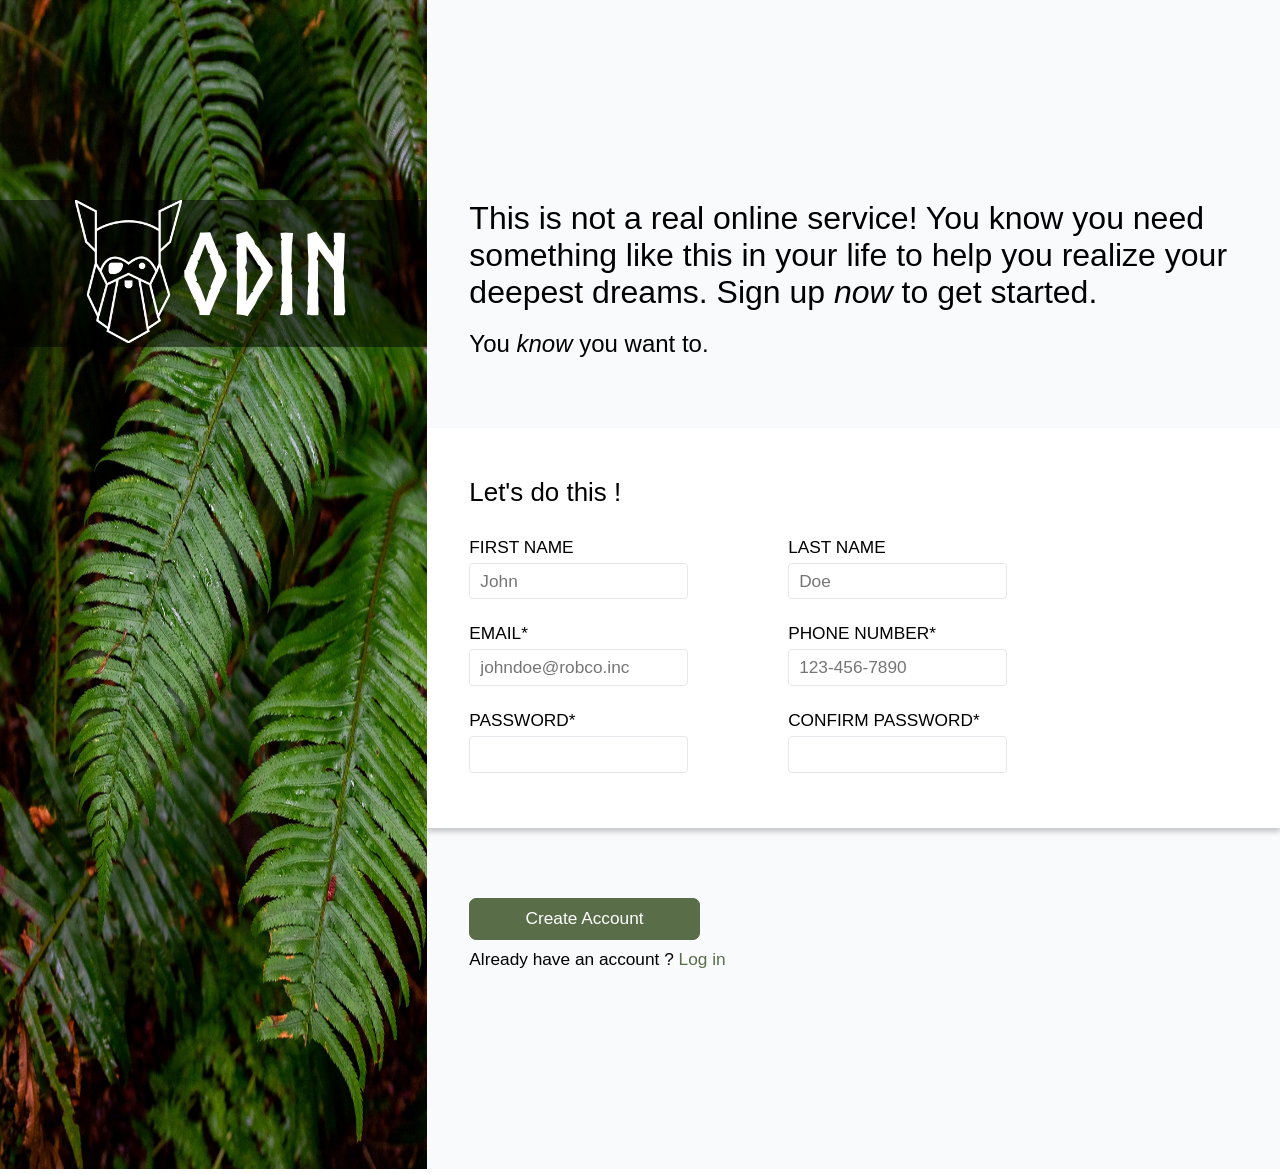
<file: index.html>
<!DOCTYPE html><html lang="en"><head><meta charset="UTF-8"><meta http-equiv="X-UA-Compatible" content="IE=edge"><meta name="viewport" content="width=device-width, initial-scale=1.0"><link rel="stylesheet" href="style.css"><title>Document</title></head><body> <aside><img src="./images/bg-main.jpg" alt="main background with leaves"><div class="logo"><div class="logo-img"> <img src="./images/odin-logo.png" alt="odin project logo"></div><p>ODIN</p></div></aside><main><header> <h1>This is not a real online service! You know you need 
something like this in your life to help you realize your 
deepest dreams. Sign up <em>now</em> to get started. </h1><h2>You <em>know</em> you want to.</h2></header><section class="form"><h2>Let's do this !</h2><div class="form-wraper"><form action="" method="post" id="registration"><p> <label for="user_fname">FIRST NAME</label><input type="text" id="user_fname" name="user_fname" pattern="[a-z|A-z]+" title="Enter first name in alphabet without any spaces or other characters" placeholder="John"></p><p> <label for="user_lname">LAST NAME</label><input type="text" id="user_lname" name="user_lname" pattern="[a-z|A-z]+" title="Enter last name in alphabet without any spaces or other characters" placeholder="Doe"></p><P> <label for="user_email">EMAIL<span arial-label="required">*</span></label><input class="initial" type="email" name="user_email" id="user_email" required title="Enter a valid Robco corp email, example: johndoe@robco.inc" pattern=".+@robco.inc" placeholder="johndoe@robco.inc"></P><p><label for="user_pnumber">PHONE NUMBER<span arial-label="required">*</span></label><input class="initial" type="tel" name="user_pnumber" id="user_pnumber" required placeholder="123-456-7890" title="Example phone number: 123-456-7890" pattern="[0-9]{3}-[0-9]{3}-[0-9]{4}"></p><p><label for="user_pwd">PASSWORD<span arial-label="required">*</span></label><input class="initial" type="password" name="user_pwd" id="user_pwd" required><span></span></p><p> <label for="user_confirm_pwd">CONFIRM PASSWORD<span arial-label="required">*</span></label><input class="initial" type="password" name="user_confirm_pwd" id="user_confirm_pwd" required></p></form></div></section><section class="login"><div class="controls"><button type="submit" form="registration">Create Account </button><p class="help">Already have an account ? <a href="#"> Log in </a></p></div></section></main></body><script src="script.js"> </script></html>
</file>
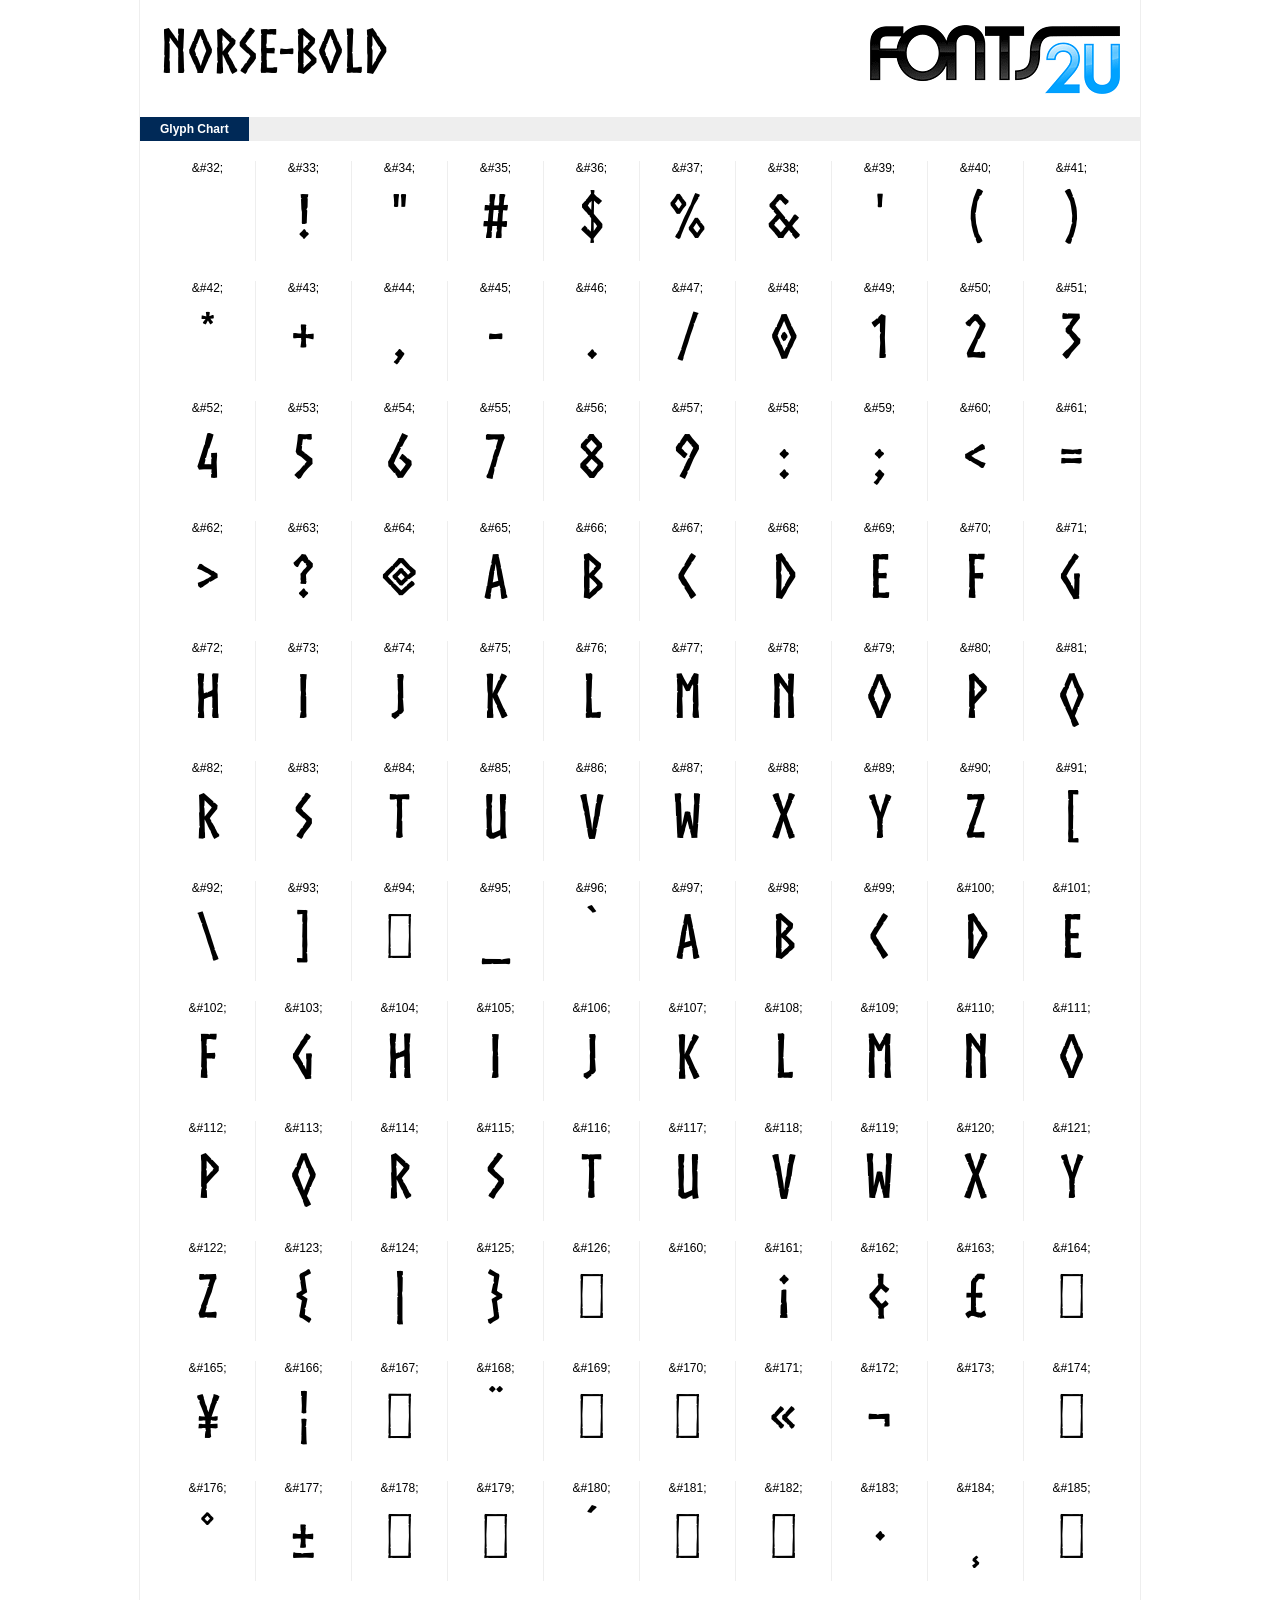
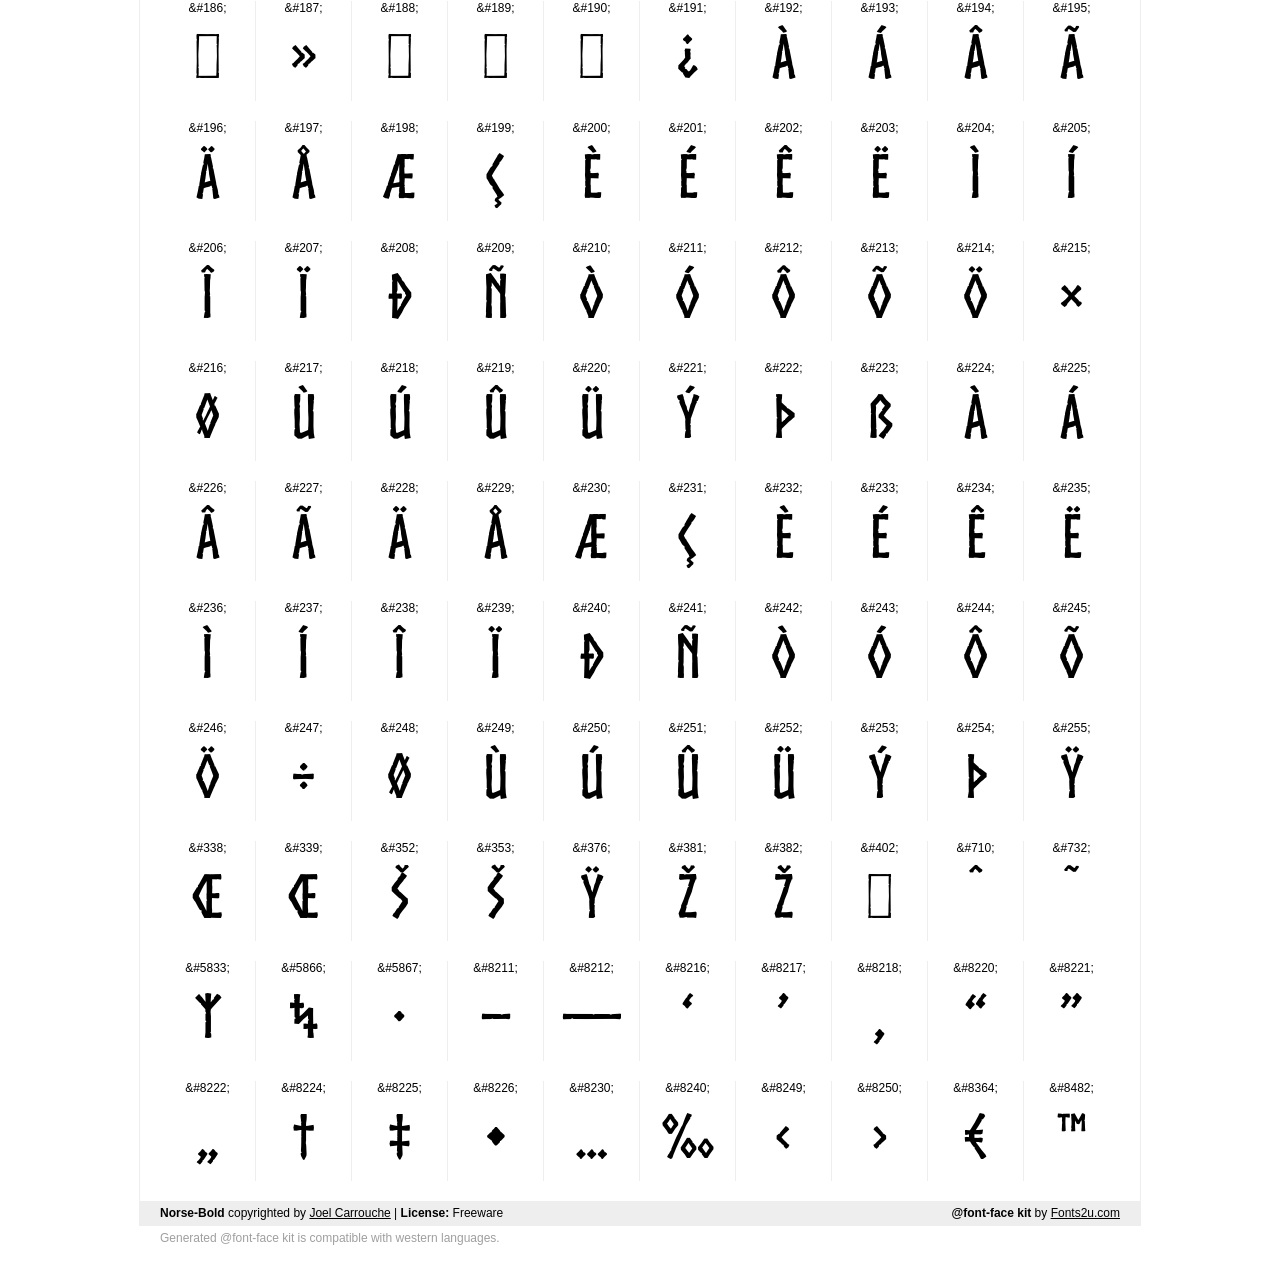
<file: font/demo.html>
﻿<!DOCTYPE html PUBLIC "-//W3C//DTD XHTML 1.0 Strict//EN" "http://www.w3.org/TR/xhtml1/DTD/xhtml1-strict.dtd"> 

<html xmlns="http://www.w3.org/1999/xhtml"> 

  <head> 

    <title>Norse-Bold @font-face kit sample</title> 
    <meta http-equiv="Content-Type" content="text/html; charset=utf-8" />
    
    <style media="screen" type="text/css">/*<![CDATA[*/@import 'stylesheet.css';/*]]>*/</style>
    <style media="screen" type="text/css">/*<![CDATA[*/@import 'demo-files/demo.css';/*]]>*/</style>
    <style type="text/css">#title,#glyphs p{font-family:"Norse-Bold"}</style>

 </head> 
 
<body> 

	<div id="wrapper">
		<div id="title">
			Norse-Bold		</div>
		<div id="logo">
			<a href="https://fonts2u.com" target="_blank"><img src="demo-files/fonts2u_logo.gif" width="250" height="69" alt="Fonts2u.com logo" /></a>
		</div>
		<div class="clr"></div>

		<div id="menu">
			<ul>
				<li class="selected"><a href="#glyphs">Glyph Chart</a></li>
			<ul>
			<div class="clr"></div>
		</div>

		<div id="content">
			
			<div id="glyphs">
				<div class="g">&amp;#32;<p> </p></div>
<div class="g">&amp;#33;<p>!</p></div>
<div class="g">&amp;#34;<p>"</p></div>
<div class="g">&amp;#35;<p>#</p></div>
<div class="g">&amp;#36;<p>$</p></div>
<div class="g">&amp;#37;<p>%</p></div>
<div class="g">&amp;#38;<p>&</p></div>
<div class="g">&amp;#39;<p>'</p></div>
<div class="g">&amp;#40;<p>(</p></div>
<div class="g noborder">&amp;#41;<p>)</p></div>
<div class="clr"></div><div class="g">&amp;#42;<p>*</p></div>
<div class="g">&amp;#43;<p>+</p></div>
<div class="g">&amp;#44;<p>,</p></div>
<div class="g">&amp;#45;<p>-</p></div>
<div class="g">&amp;#46;<p>.</p></div>
<div class="g">&amp;#47;<p>/</p></div>
<div class="g">&amp;#48;<p>0</p></div>
<div class="g">&amp;#49;<p>1</p></div>
<div class="g">&amp;#50;<p>2</p></div>
<div class="g noborder">&amp;#51;<p>3</p></div>
<div class="clr"></div><div class="g">&amp;#52;<p>4</p></div>
<div class="g">&amp;#53;<p>5</p></div>
<div class="g">&amp;#54;<p>6</p></div>
<div class="g">&amp;#55;<p>7</p></div>
<div class="g">&amp;#56;<p>8</p></div>
<div class="g">&amp;#57;<p>9</p></div>
<div class="g">&amp;#58;<p>:</p></div>
<div class="g">&amp;#59;<p>;</p></div>
<div class="g">&amp;#60;<p><</p></div>
<div class="g noborder">&amp;#61;<p>=</p></div>
<div class="clr"></div><div class="g">&amp;#62;<p>></p></div>
<div class="g">&amp;#63;<p>?</p></div>
<div class="g">&amp;#64;<p>@</p></div>
<div class="g">&amp;#65;<p>A</p></div>
<div class="g">&amp;#66;<p>B</p></div>
<div class="g">&amp;#67;<p>C</p></div>
<div class="g">&amp;#68;<p>D</p></div>
<div class="g">&amp;#69;<p>E</p></div>
<div class="g">&amp;#70;<p>F</p></div>
<div class="g noborder">&amp;#71;<p>G</p></div>
<div class="clr"></div><div class="g">&amp;#72;<p>H</p></div>
<div class="g">&amp;#73;<p>I</p></div>
<div class="g">&amp;#74;<p>J</p></div>
<div class="g">&amp;#75;<p>K</p></div>
<div class="g">&amp;#76;<p>L</p></div>
<div class="g">&amp;#77;<p>M</p></div>
<div class="g">&amp;#78;<p>N</p></div>
<div class="g">&amp;#79;<p>O</p></div>
<div class="g">&amp;#80;<p>P</p></div>
<div class="g noborder">&amp;#81;<p>Q</p></div>
<div class="clr"></div><div class="g">&amp;#82;<p>R</p></div>
<div class="g">&amp;#83;<p>S</p></div>
<div class="g">&amp;#84;<p>T</p></div>
<div class="g">&amp;#85;<p>U</p></div>
<div class="g">&amp;#86;<p>V</p></div>
<div class="g">&amp;#87;<p>W</p></div>
<div class="g">&amp;#88;<p>X</p></div>
<div class="g">&amp;#89;<p>Y</p></div>
<div class="g">&amp;#90;<p>Z</p></div>
<div class="g noborder">&amp;#91;<p>[</p></div>
<div class="clr"></div><div class="g">&amp;#92;<p>\</p></div>
<div class="g">&amp;#93;<p>]</p></div>
<div class="g">&amp;#94;<p>^</p></div>
<div class="g">&amp;#95;<p>_</p></div>
<div class="g">&amp;#96;<p>`</p></div>
<div class="g">&amp;#97;<p>a</p></div>
<div class="g">&amp;#98;<p>b</p></div>
<div class="g">&amp;#99;<p>c</p></div>
<div class="g">&amp;#100;<p>d</p></div>
<div class="g noborder">&amp;#101;<p>e</p></div>
<div class="clr"></div><div class="g">&amp;#102;<p>f</p></div>
<div class="g">&amp;#103;<p>g</p></div>
<div class="g">&amp;#104;<p>h</p></div>
<div class="g">&amp;#105;<p>i</p></div>
<div class="g">&amp;#106;<p>j</p></div>
<div class="g">&amp;#107;<p>k</p></div>
<div class="g">&amp;#108;<p>l</p></div>
<div class="g">&amp;#109;<p>m</p></div>
<div class="g">&amp;#110;<p>n</p></div>
<div class="g noborder">&amp;#111;<p>o</p></div>
<div class="clr"></div><div class="g">&amp;#112;<p>p</p></div>
<div class="g">&amp;#113;<p>q</p></div>
<div class="g">&amp;#114;<p>r</p></div>
<div class="g">&amp;#115;<p>s</p></div>
<div class="g">&amp;#116;<p>t</p></div>
<div class="g">&amp;#117;<p>u</p></div>
<div class="g">&amp;#118;<p>v</p></div>
<div class="g">&amp;#119;<p>w</p></div>
<div class="g">&amp;#120;<p>x</p></div>
<div class="g noborder">&amp;#121;<p>y</p></div>
<div class="clr"></div><div class="g">&amp;#122;<p>z</p></div>
<div class="g">&amp;#123;<p>{</p></div>
<div class="g">&amp;#124;<p>|</p></div>
<div class="g">&amp;#125;<p>}</p></div>
<div class="g">&amp;#126;<p>~</p></div>
<div class="g">&amp;#160;<p> </p></div>
<div class="g">&amp;#161;<p>¡</p></div>
<div class="g">&amp;#162;<p>¢</p></div>
<div class="g">&amp;#163;<p>£</p></div>
<div class="g noborder">&amp;#164;<p>¤</p></div>
<div class="clr"></div><div class="g">&amp;#165;<p>¥</p></div>
<div class="g">&amp;#166;<p>¦</p></div>
<div class="g">&amp;#167;<p>§</p></div>
<div class="g">&amp;#168;<p>¨</p></div>
<div class="g">&amp;#169;<p>©</p></div>
<div class="g">&amp;#170;<p>ª</p></div>
<div class="g">&amp;#171;<p>«</p></div>
<div class="g">&amp;#172;<p>¬</p></div>
<div class="g">&amp;#173;<p>­</p></div>
<div class="g noborder">&amp;#174;<p>®</p></div>
<div class="clr"></div><div class="g">&amp;#176;<p>°</p></div>
<div class="g">&amp;#177;<p>±</p></div>
<div class="g">&amp;#178;<p>²</p></div>
<div class="g">&amp;#179;<p>³</p></div>
<div class="g">&amp;#180;<p>´</p></div>
<div class="g">&amp;#181;<p>µ</p></div>
<div class="g">&amp;#182;<p>¶</p></div>
<div class="g">&amp;#183;<p>·</p></div>
<div class="g">&amp;#184;<p>¸</p></div>
<div class="g noborder">&amp;#185;<p>¹</p></div>
<div class="clr"></div><div class="g">&amp;#186;<p>º</p></div>
<div class="g">&amp;#187;<p>»</p></div>
<div class="g">&amp;#188;<p>¼</p></div>
<div class="g">&amp;#189;<p>½</p></div>
<div class="g">&amp;#190;<p>¾</p></div>
<div class="g">&amp;#191;<p>¿</p></div>
<div class="g">&amp;#192;<p>À</p></div>
<div class="g">&amp;#193;<p>Á</p></div>
<div class="g">&amp;#194;<p>Â</p></div>
<div class="g noborder">&amp;#195;<p>Ã</p></div>
<div class="clr"></div><div class="g">&amp;#196;<p>Ä</p></div>
<div class="g">&amp;#197;<p>Å</p></div>
<div class="g">&amp;#198;<p>Æ</p></div>
<div class="g">&amp;#199;<p>Ç</p></div>
<div class="g">&amp;#200;<p>È</p></div>
<div class="g">&amp;#201;<p>É</p></div>
<div class="g">&amp;#202;<p>Ê</p></div>
<div class="g">&amp;#203;<p>Ë</p></div>
<div class="g">&amp;#204;<p>Ì</p></div>
<div class="g noborder">&amp;#205;<p>Í</p></div>
<div class="clr"></div><div class="g">&amp;#206;<p>Î</p></div>
<div class="g">&amp;#207;<p>Ï</p></div>
<div class="g">&amp;#208;<p>Ð</p></div>
<div class="g">&amp;#209;<p>Ñ</p></div>
<div class="g">&amp;#210;<p>Ò</p></div>
<div class="g">&amp;#211;<p>Ó</p></div>
<div class="g">&amp;#212;<p>Ô</p></div>
<div class="g">&amp;#213;<p>Õ</p></div>
<div class="g">&amp;#214;<p>Ö</p></div>
<div class="g noborder">&amp;#215;<p>×</p></div>
<div class="clr"></div><div class="g">&amp;#216;<p>Ø</p></div>
<div class="g">&amp;#217;<p>Ù</p></div>
<div class="g">&amp;#218;<p>Ú</p></div>
<div class="g">&amp;#219;<p>Û</p></div>
<div class="g">&amp;#220;<p>Ü</p></div>
<div class="g">&amp;#221;<p>Ý</p></div>
<div class="g">&amp;#222;<p>Þ</p></div>
<div class="g">&amp;#223;<p>ß</p></div>
<div class="g">&amp;#224;<p>à</p></div>
<div class="g noborder">&amp;#225;<p>á</p></div>
<div class="clr"></div><div class="g">&amp;#226;<p>â</p></div>
<div class="g">&amp;#227;<p>ã</p></div>
<div class="g">&amp;#228;<p>ä</p></div>
<div class="g">&amp;#229;<p>å</p></div>
<div class="g">&amp;#230;<p>æ</p></div>
<div class="g">&amp;#231;<p>ç</p></div>
<div class="g">&amp;#232;<p>è</p></div>
<div class="g">&amp;#233;<p>é</p></div>
<div class="g">&amp;#234;<p>ê</p></div>
<div class="g noborder">&amp;#235;<p>ë</p></div>
<div class="clr"></div><div class="g">&amp;#236;<p>ì</p></div>
<div class="g">&amp;#237;<p>í</p></div>
<div class="g">&amp;#238;<p>î</p></div>
<div class="g">&amp;#239;<p>ï</p></div>
<div class="g">&amp;#240;<p>ð</p></div>
<div class="g">&amp;#241;<p>ñ</p></div>
<div class="g">&amp;#242;<p>ò</p></div>
<div class="g">&amp;#243;<p>ó</p></div>
<div class="g">&amp;#244;<p>ô</p></div>
<div class="g noborder">&amp;#245;<p>õ</p></div>
<div class="clr"></div><div class="g">&amp;#246;<p>ö</p></div>
<div class="g">&amp;#247;<p>÷</p></div>
<div class="g">&amp;#248;<p>ø</p></div>
<div class="g">&amp;#249;<p>ù</p></div>
<div class="g">&amp;#250;<p>ú</p></div>
<div class="g">&amp;#251;<p>û</p></div>
<div class="g">&amp;#252;<p>ü</p></div>
<div class="g">&amp;#253;<p>ý</p></div>
<div class="g">&amp;#254;<p>þ</p></div>
<div class="g noborder">&amp;#255;<p>ÿ</p></div>
<div class="clr"></div><div class="g">&amp;#338;<p>Œ</p></div>
<div class="g">&amp;#339;<p>œ</p></div>
<div class="g">&amp;#352;<p>Š</p></div>
<div class="g">&amp;#353;<p>š</p></div>
<div class="g">&amp;#376;<p>Ÿ</p></div>
<div class="g">&amp;#381;<p>Ž</p></div>
<div class="g">&amp;#382;<p>ž</p></div>
<div class="g">&amp;#402;<p>ƒ</p></div>
<div class="g">&amp;#710;<p>ˆ</p></div>
<div class="g noborder">&amp;#732;<p>˜</p></div>
<div class="clr"></div><div class="g">&amp;#5833;<p>ᛉ</p></div>
<div class="g">&amp;#5866;<p>ᛪ</p></div>
<div class="g">&amp;#5867;<p>᛫</p></div>
<div class="g">&amp;#8211;<p>–</p></div>
<div class="g">&amp;#8212;<p>—</p></div>
<div class="g">&amp;#8216;<p>‘</p></div>
<div class="g">&amp;#8217;<p>’</p></div>
<div class="g">&amp;#8218;<p>‚</p></div>
<div class="g">&amp;#8220;<p>“</p></div>
<div class="g noborder">&amp;#8221;<p>”</p></div>
<div class="clr"></div><div class="g">&amp;#8222;<p>„</p></div>
<div class="g">&amp;#8224;<p>†</p></div>
<div class="g">&amp;#8225;<p>‡</p></div>
<div class="g">&amp;#8226;<p>•</p></div>
<div class="g">&amp;#8230;<p>…</p></div>
<div class="g">&amp;#8240;<p>‰</p></div>
<div class="g">&amp;#8249;<p>‹</p></div>
<div class="g">&amp;#8250;<p>›</p></div>
<div class="g">&amp;#8364;<p>€</p></div>
<div class="g noborder">&amp;#8482;<p>™</p></div>
<div class="clr"></div>			</div>
			
			<div class="clr"></div>

		</div>

		<div id="footer">
			<div id="copyright"><strong>Norse-Bold</strong> copyrighted by <a href="http://www.joelcarrouche.net" target="_blank">Joel Carrouche</a> | <strong>License:</strong> Freeware</div>
			<div id="generated"><strong>@font-face kit</strong> by <a href="https://fonts2u.com" target="_blank">Fonts2u.com</a></div>
			<div class="clr"></div>
		</div>
	</div>
	<div id="support">Generated @font-face kit is compatible with western languages.</div>

</body> 

</html>
</file>
<file: style.css>
/*! normalize.css v8.0.1 | MIT License | github.com/necolas/normalize.css */
/* Document
   ========================================================================== */
/**
 * 1. Correct the line height in all browsers.
 * 2. Prevent adjustments of font size after orientation changes in iOS.
 */
html {
  line-height: 1.15; /* 1 */
  -webkit-text-size-adjust: 100%; /* 2 */
}

/* Sections
   ========================================================================== */
/**
 * Remove the margin in all browsers.
 */
body {
  margin: 0;
}

/**
 * Render the `main` element consistently in IE.
 */
main {
  display: block;
}

/**
 * Correct the font size and margin on `h1` elements within `section` and
 * `article` contexts in Chrome, Firefox, and Safari.
 */
h1 {
  font-size: 2em;
  margin: 0.67em 0;
}

/* Grouping content
   ========================================================================== */
/**
 * 1. Add the correct box sizing in Firefox.
 * 2. Show the overflow in Edge and IE.
 */
hr {
  box-sizing: content-box; /* 1 */
  height: 0; /* 1 */
  overflow: visible; /* 2 */
}

/**
 * 1. Correct the inheritance and scaling of font size in all browsers.
 * 2. Correct the odd `em` font sizing in all browsers.
 */
pre {
  font-family: monospace, monospace; /* 1 */
  font-size: 1em; /* 2 */
}

/* Text-level semantics
   ========================================================================== */
/**
 * Remove the gray background on active links in IE 10.
 */
a {
  background-color: transparent;
}

/**
 * 1. Remove the bottom border in Chrome 57-
 * 2. Add the correct text decoration in Chrome, Edge, IE, Opera, and Safari.
 */
abbr[title] {
  border-bottom: none; /* 1 */
  text-decoration: underline; /* 2 */
  text-decoration: underline dotted; /* 2 */
}

/**
 * Add the correct font weight in Chrome, Edge, and Safari.
 */
b,
strong {
  font-weight: bolder;
}

/**
 * 1. Correct the inheritance and scaling of font size in all browsers.
 * 2. Correct the odd `em` font sizing in all browsers.
 */
code,
kbd,
samp {
  font-family: monospace, monospace; /* 1 */
  font-size: 1em; /* 2 */
}

/**
 * Add the correct font size in all browsers.
 */
small {
  font-size: 80%;
}

/**
 * Prevent `sub` and `sup` elements from affecting the line height in
 * all browsers.
 */
sub,
sup {
  font-size: 75%;
  line-height: 0;
  position: relative;
  vertical-align: baseline;
}

sub {
  bottom: -0.25em;
}

sup {
  top: -0.5em;
}

/* Embedded content
   ========================================================================== */
/**
 * Remove the border on images inside links in IE 10.
 */
img {
  border-style: none;
}

/* Forms
   ========================================================================== */
/**
 * 1. Change the font styles in all browsers.
 * 2. Remove the margin in Firefox and Safari.
 */
button,
input,
optgroup,
select,
textarea {
  font-family: inherit; /* 1 */
  font-size: 100%; /* 1 */
  line-height: 1.15; /* 1 */
  margin: 0; /* 2 */
}

/**
 * Show the overflow in IE.
 * 1. Show the overflow in Edge.
 */
button,
input { /* 1 */
  overflow: visible;
}

/**
 * Remove the inheritance of text transform in Edge, Firefox, and IE.
 * 1. Remove the inheritance of text transform in Firefox.
 */
button,
select { /* 1 */
  text-transform: none;
}

/**
 * Correct the inability to style clickable types in iOS and Safari.
 */
button,
[type=button],
[type=reset],
[type=submit] {
  -webkit-appearance: button;
}

/**
 * Remove the inner border and padding in Firefox.
 */
button::-moz-focus-inner,
[type=button]::-moz-focus-inner,
[type=reset]::-moz-focus-inner,
[type=submit]::-moz-focus-inner {
  border-style: none;
  padding: 0;
}

/**
 * Restore the focus styles unset by the previous rule.
 */
button:-moz-focusring,
[type=button]:-moz-focusring,
[type=reset]:-moz-focusring,
[type=submit]:-moz-focusring {
  outline: 1px dotted ButtonText;
}

/**
 * Correct the padding in Firefox.
 */
fieldset {
  padding: 0.35em 0.75em 0.625em;
}

/**
 * 1. Correct the text wrapping in Edge and IE.
 * 2. Correct the color inheritance from `fieldset` elements in IE.
 * 3. Remove the padding so developers are not caught out when they zero out
 *    `fieldset` elements in all browsers.
 */
legend {
  box-sizing: border-box; /* 1 */
  color: inherit; /* 2 */
  display: table; /* 1 */
  max-width: 100%; /* 1 */
  padding: 0; /* 3 */
  white-space: normal; /* 1 */
}

/**
 * Add the correct vertical alignment in Chrome, Firefox, and Opera.
 */
progress {
  vertical-align: baseline;
}

/**
 * Remove the default vertical scrollbar in IE 10+.
 */
textarea {
  overflow: auto;
}

/**
 * 1. Add the correct box sizing in IE 10.
 * 2. Remove the padding in IE 10.
 */
[type=checkbox],
[type=radio] {
  box-sizing: border-box; /* 1 */
  padding: 0; /* 2 */
}

/**
 * Correct the cursor style of increment and decrement buttons in Chrome.
 */
[type=number]::-webkit-inner-spin-button,
[type=number]::-webkit-outer-spin-button {
  height: auto;
}

/**
 * 1. Correct the odd appearance in Chrome and Safari.
 * 2. Correct the outline style in Safari.
 */
[type=search] {
  -webkit-appearance: textfield; /* 1 */
  outline-offset: -2px; /* 2 */
}

/**
 * Remove the inner padding in Chrome and Safari on macOS.
 */
[type=search]::-webkit-search-decoration {
  -webkit-appearance: none;
}

/**
 * 1. Correct the inability to style clickable types in iOS and Safari.
 * 2. Change font properties to `inherit` in Safari.
 */
::-webkit-file-upload-button {
  -webkit-appearance: button; /* 1 */
  font: inherit; /* 2 */
}

/* Interactive
   ========================================================================== */
/*
 * Add the correct display in Edge, IE 10+, and Firefox.
 */
details {
  display: block;
}

/*
 * Add the correct display in all browsers.
 */
summary {
  display: list-item;
}

/* Misc
   ========================================================================== */
/**
 * Add the correct display in IE 10+.
 */
template {
  display: none;
}

/**
 * Add the correct display in IE 10.
 */
[hidden] {
  display: none;
}

*, *::before, *::after {
  box-sizing: border-box;
}

h1, h2, p {
  margin: 0;
  padding: 0;
}

body {
  max-width: 1440px;
  min-height: auto;
  margin: 0 auto;
}

ul {
  list-style-type: none;
}

a {
  text-decoration: none;
}

/*
button,
input,
select,
textarea {
  font-family: inherit;
  font-size: 100%;
}*/
input,
textarea,
select,
button {
  padding: 0;
  margin: 0;
  box-sizing: border-box;
}

@font-face {
  font-family: "Norse Bold";
  src: url("./font/Norse-Bold.ttf") format("truetype"), url("./font/Norse-Bold.woff") format("woff"), url("./font/Norse-Bold.ttf") format("truetype");
  font-style: normal;
  font-weight: bold;
}
body {
  max-height: 720px;
  display: grid;
  grid-template-columns: 1fr 2fr;
  grid-template-rows: none;
  grid-template-areas: "aside main";
  font-family: Verdana, Geneva, Tahoma, sans-serif;
  font-size: calc(16px + 0.1vw);
}
body aside {
  grid-area: aside;
}
body main {
  grid-area: main;
}

aside {
  position: relative;
}
aside img {
  width: 100%;
  height: 100%;
}
aside .logo {
  top: 200px;
  position: absolute;
  background-color: rgba(0, 0, 0, 0.5);
  width: 100%;
  display: flex;
  flex-direction: row;
  flex-wrap: nowrap;
  justify-content: center;
  align-items: center;
}
aside .logo .logo-img {
  width: 25%;
}
aside .logo p {
  color: white;
  font-family: "Norse Bold";
  font-size: 112px;
  font-style: bold;
}

main {
  display: flex;
  flex-direction: column;
  flex-wrap: nowrap;
  justify-content: normal;
  align-items: flex-start;
  gap: 70px;
  padding: 200px 0;
  background-color: #f9fafb;
}
main header {
  display: flex;
  flex-direction: column;
  flex-wrap: nowrap;
  justify-content: normal;
  align-items: center;
  gap: 20px;
}
main header h1 {
  font-size: 32px;
}
main header h2 {
  font-size: 24px;
}
main header h1, main header h2 {
  width: 90%;
}
main section.form {
  background-color: white;
  width: 100%;
  padding: 50px 0;
  box-shadow: 0px 4px 5px 0px rgba(0, 0, 0, 0.2);
  display: flex;
  flex-direction: column;
  flex-wrap: nowrap;
  justify-content: normal;
  align-items: center;
  gap: 30px;
}
main section.form h2 {
  font-weight: 400;
}
main section.form > * {
  width: 90%;
}
main section.login {
  display: flex;
  flex-direction: column;
  flex-wrap: nowrap;
  justify-content: normal;
  align-items: center;
  width: 100%;
}
main section.login .controls {
  display: flex;
  flex-direction: column;
  flex-wrap: nowrap;
  justify-content: normal;
  align-items: flex-start;
  gap: 10px;
  width: 90%;
}
main section.login .controls button {
  background-color: #596D48;
  color: white;
  padding: 10px 20px;
  border: 1px solid #596D48;
  border-radius: 7px;
  font-weight: 500;
  width: 30%;
}
main section.login .controls button:hover {
  opacity: 0.7;
}
main section.login .controls button:active {
  color: black;
}
main section.login .controls a {
  font-weight: 500;
  color: #596D48;
}

header h1, header h2 {
  font-weight: 400;
}

form {
  width: 70%;
  display: grid;
  grid-template-columns: 1fr 1fr;
  grid-template-rows: none;
  row-gap: 25px;
  column-gap: 100px;
  background-color: white;
}
form p {
  display: flex;
  flex-direction: column;
  flex-wrap: nowrap;
  justify-content: normal;
  align-items: normal;
  gap: 5px;
}
form p input {
  width: 100%;
  height: 2.3rem;
  border: 1px solid #E5E7EB;
  border-radius: 4px;
  outline: none;
  padding: 7px 7px 7px 10px;
}
form p input:hover {
  border: 1px solid #abb2bf;
}
form p input:focus {
  border: 1px solid #6385e3;
  box-shadow: 2px 2px 3px 1px rgba(0, 0, 0, 0.2);
}
form p input:invalid {
  outline: 1px solid #bd2a2a;
}
form p input.initial {
  outline: none;
}
form p input.error-confirm {
  outline: 1px solid #bd2a2a;
}
form p #user_pwd.error-confirm + span::after {
  content: "* Password do not match";
  color: #bd2a2a;
  font-size: 0.9rem;
}

@media (max-width: 1100px) {
  body {
    display: grid;
    grid-template-columns: 1fr;
    grid-template-rows: none;
    grid-template-areas: "aside" "main";
    max-height: none;
  }
  main header h1, main header h2 {
    text-align: center;
  }
}
@media (max-width: 1100px) and (max-width: 375px) {
  main header h1 {
    font-size: 28.8px;
  }
  main header h2 {
    font-size: 24px;
  }
}
@media (max-width: 1100px) {
  main section.form h2 {
    text-align: center;
  }
  main section.form .form-wraper {
    display: flex;
    flex-direction: row;
    flex-wrap: nowrap;
    justify-content: center;
    align-items: normal;
  }
  main section.form .form-wraper form {
    column-gap: 45px;
  }
}
@media (max-width: 1100px) and (max-width: 750px) {
  main section.form .form-wraper form {
    display: flex;
    flex-direction: column;
    flex-wrap: nowrap;
    justify-content: normal;
    align-items: center;
  }
}
@media (max-width: 1100px) and (max-width: 375px) {
  main section.form .form-wraper form {
    width: 100%;
  }
}
@media (max-width: 1100px) {
  main section.login .controls {
    display: flex;
    flex-direction: column;
    flex-wrap: nowrap;
    justify-content: normal;
    align-items: center;
  }
}
@media (max-width: 1100px) and (max-width: 425px) {
  main section.login .controls button {
    width: 50%;
  }
}

/*# sourceMappingURL=style.css.map */
</file>
